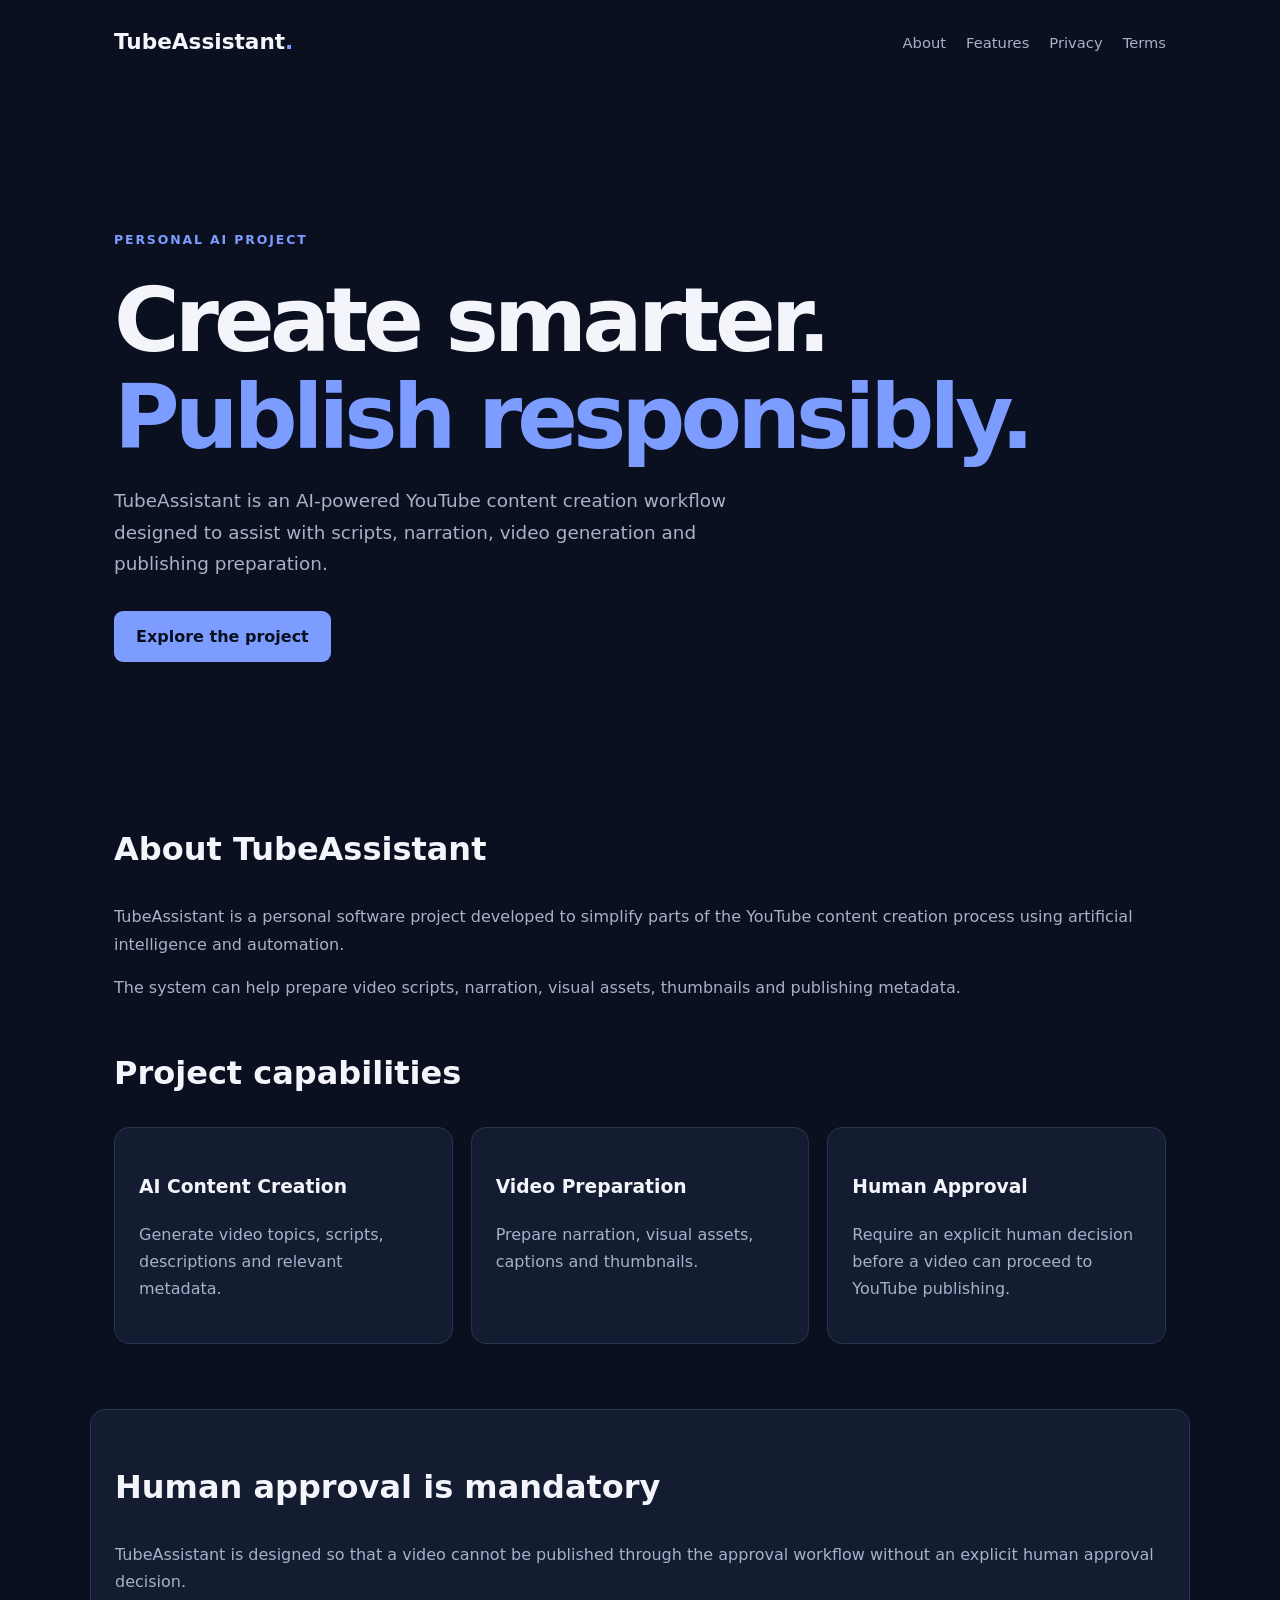
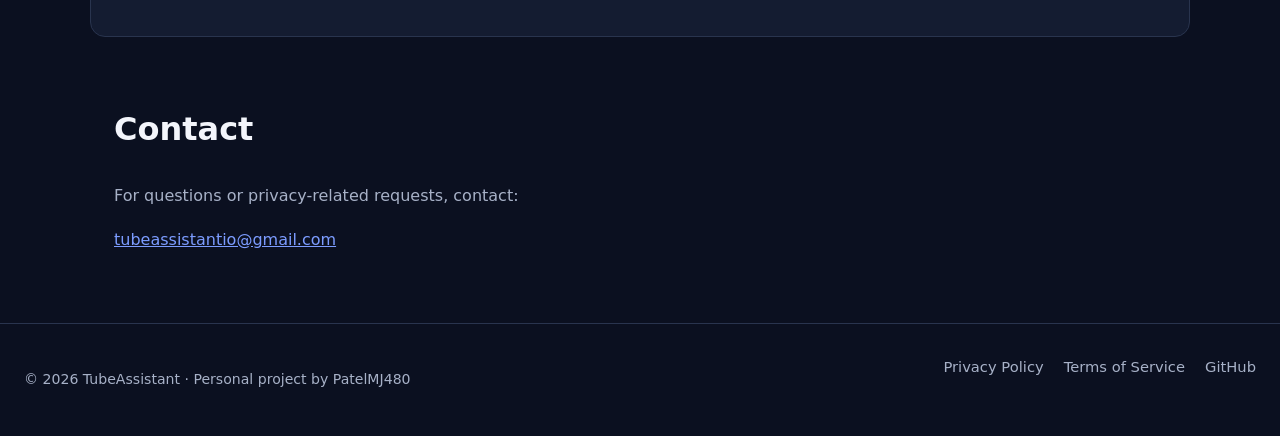
<file: index.html>
<!DOCTYPE html>
<html lang="en">
<head>
  <meta charset="UTF-8">
  <meta name="viewport" content="width=device-width, initial-scale=1">
  <meta name="description" content="TubeAssistant is a personal AI-powered YouTube content creation and automation project with mandatory human approval before publishing.">
  <title>TubeAssistant — AI-Powered YouTube Workflow</title>
  <link rel="stylesheet" href="style.css">
</head>
<body>
<header class="header">
  <a class="brand" href="index.html">TubeAssistant<span>.</span></a>
  <nav>
    <a href="#about">About</a>
    <a href="#features">Features</a>
    <a href="privacy.html">Privacy</a>
    <a href="terms.html">Terms</a>
  </nav>
</header>

<main>
  <section class="hero">
    <span class="eyebrow">PERSONAL AI PROJECT</span>
    <h1>Create smarter.<br><span>Publish responsibly.</span></h1>
    <p>TubeAssistant is an AI-powered YouTube content creation workflow designed to assist with scripts, narration, video generation and publishing preparation.</p>
    <a class="primary-button" href="#features">Explore the project</a>
  </section>

  <section id="about" class="section">
    <h2>About TubeAssistant</h2>
    <p>TubeAssistant is a personal software project developed to simplify parts of the YouTube content creation process using artificial intelligence and automation.</p>
    <p>The system can help prepare video scripts, narration, visual assets, thumbnails and publishing metadata.</p>
  </section>

  <section id="features" class="section">
    <h2>Project capabilities</h2>
    <div class="cards">
      <article class="card">
        <h3>AI Content Creation</h3>
        <p>Generate video topics, scripts, descriptions and relevant metadata.</p>
      </article>
      <article class="card">
        <h3>Video Preparation</h3>
        <p>Prepare narration, visual assets, captions and thumbnails.</p>
      </article>
      <article class="card">
        <h3>Human Approval</h3>
        <p>Require an explicit human decision before a video can proceed to YouTube publishing.</p>
      </article>
    </div>
  </section>

  <section class="notice">
    <h2>Human approval is mandatory</h2>
    <p>TubeAssistant is designed so that a video cannot be published through the approval workflow without an explicit human approval decision.</p>
  </section>

  <section class="section">
    <h2>Contact</h2>
    <p>For questions or privacy-related requests, contact:</p>
    <a href="mailto:tubeassistantio@gmail.com">tubeassistantio@gmail.com</a>
  </section>
</main>

<footer>
  <p>© 2026 TubeAssistant · Personal project by PatelMJ480</p>
  <div class="footer-links">
    <a href="privacy.html">Privacy Policy</a>
    <a href="terms.html">Terms of Service</a>
    <a href="https://github.com/PatelMJ480">GitHub</a>
  </div>
</footer>
</body>
</html>
</file>
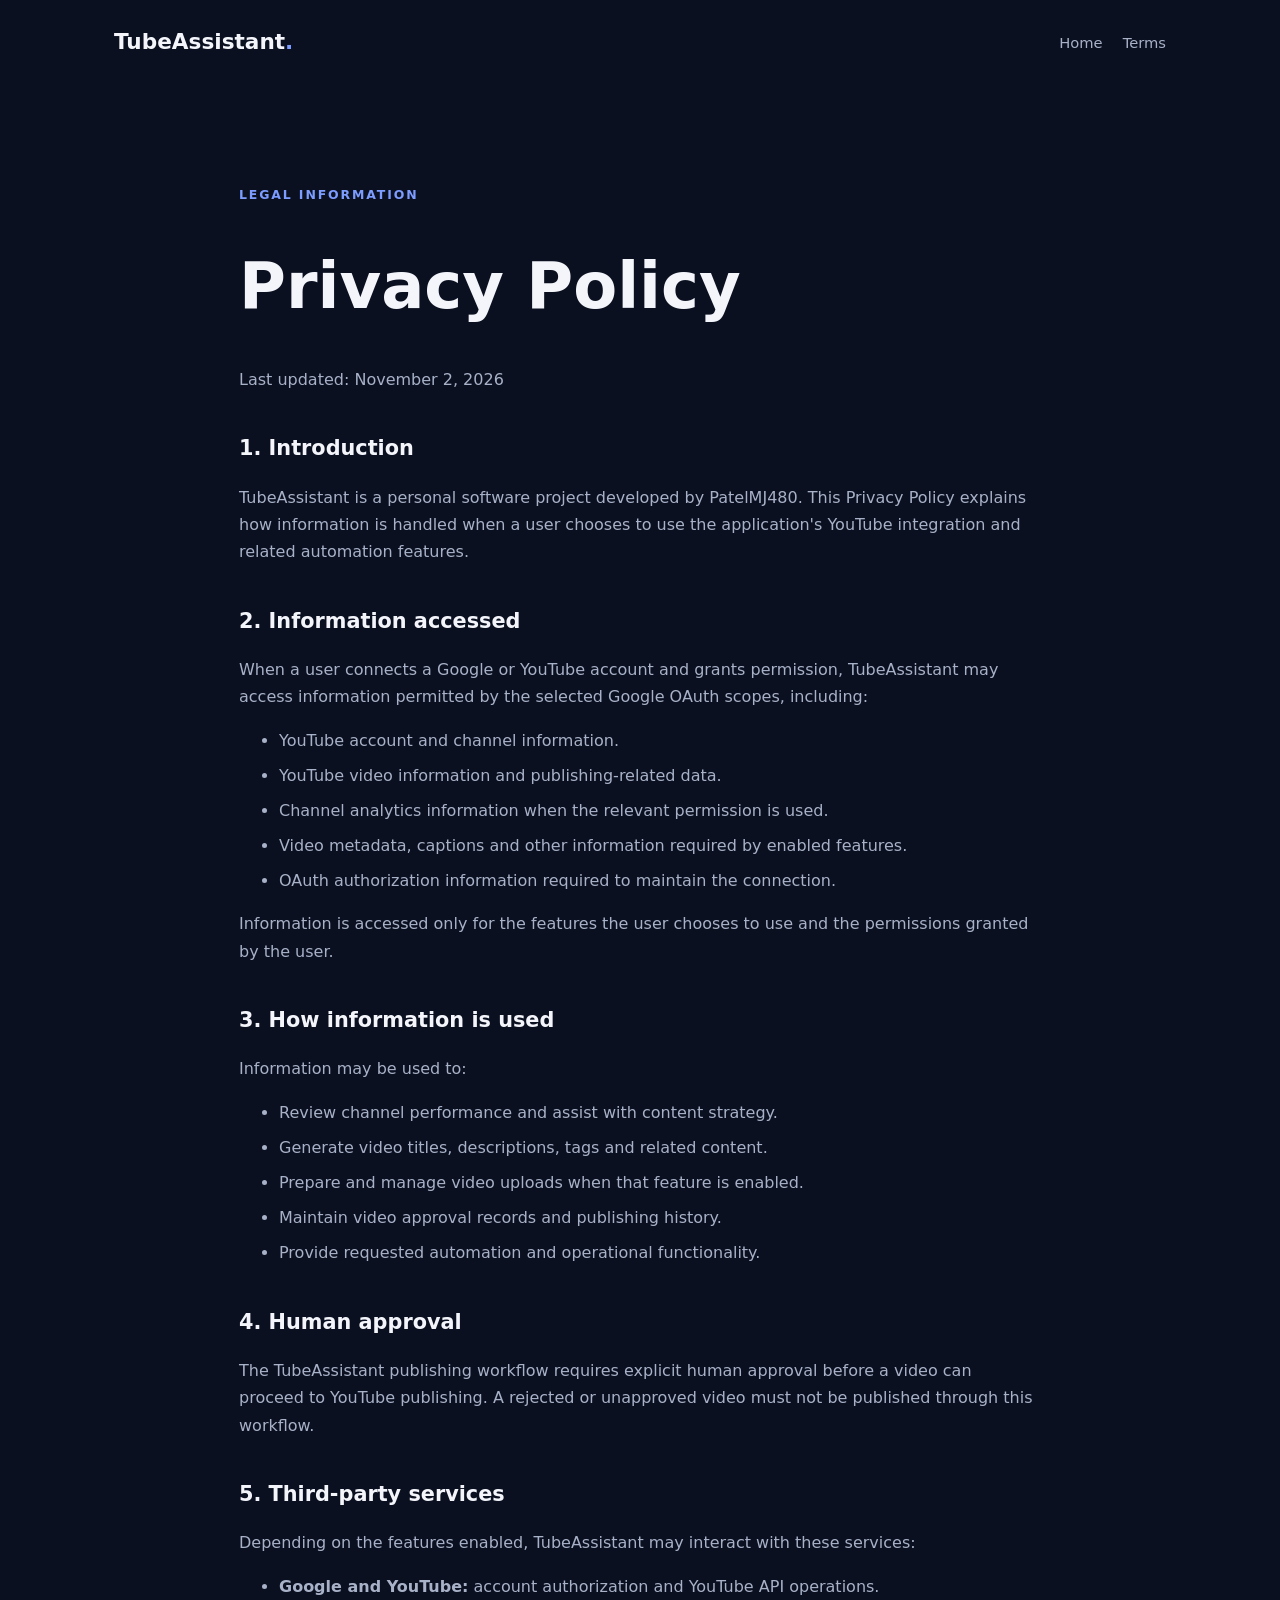
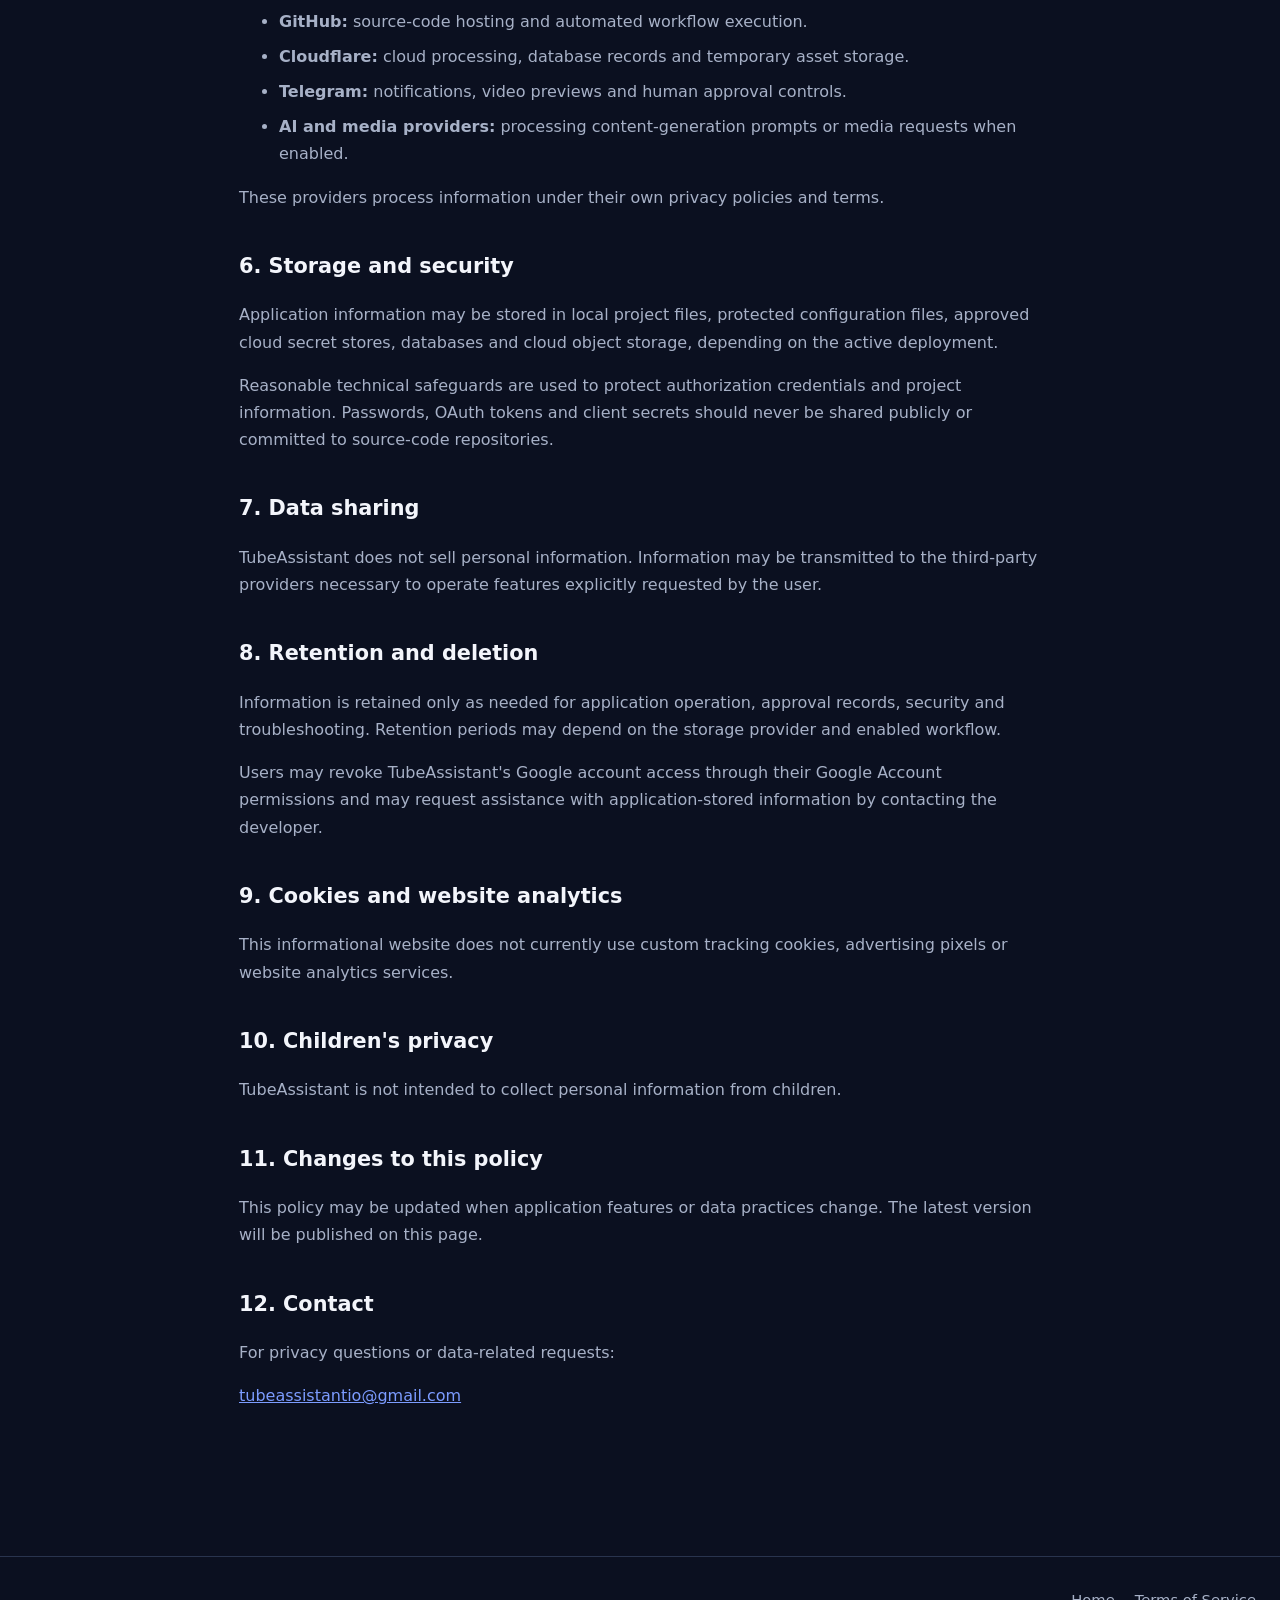
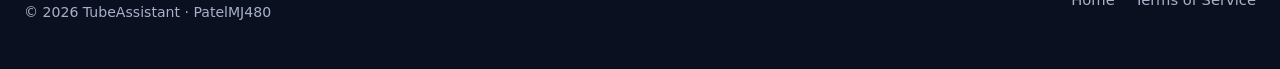
<file: privacy.html>
<!DOCTYPE html>
<html lang="en">
<head>
  <meta charset="UTF-8">
  <meta name="viewport" content="width=device-width, initial-scale=1">
  <meta name="description" content="TubeAssistant Privacy Policy explaining how connected YouTube data and project information are handled.">
  <title>Privacy Policy — TubeAssistant</title>
  <link rel="stylesheet" href="style.css">
</head>
<body>
<header class="header">
  <a class="brand" href="index.html">TubeAssistant<span>.</span></a>
  <nav>
    <a href="index.html">Home</a>
    <a href="terms.html">Terms</a>
  </nav>
</header>

<main class="document">
  <span class="eyebrow">LEGAL INFORMATION</span>
  <h1>Privacy Policy</h1>
  <p class="muted">Last updated: November 2, 2026</p>

  <h2>1. Introduction</h2>
  <p>TubeAssistant is a personal software project developed by PatelMJ480. This Privacy Policy explains how information is handled when a user chooses to use the application's YouTube integration and related automation features.</p>

  <h2>2. Information accessed</h2>
  <p>When a user connects a Google or YouTube account and grants permission, TubeAssistant may access information permitted by the selected Google OAuth scopes, including:</p>
  <ul>
    <li>YouTube account and channel information.</li>
    <li>YouTube video information and publishing-related data.</li>
    <li>Channel analytics information when the relevant permission is used.</li>
    <li>Video metadata, captions and other information required by enabled features.</li>
    <li>OAuth authorization information required to maintain the connection.</li>
  </ul>
  <p>Information is accessed only for the features the user chooses to use and the permissions granted by the user.</p>

  <h2>3. How information is used</h2>
  <p>Information may be used to:</p>
  <ul>
    <li>Review channel performance and assist with content strategy.</li>
    <li>Generate video titles, descriptions, tags and related content.</li>
    <li>Prepare and manage video uploads when that feature is enabled.</li>
    <li>Maintain video approval records and publishing history.</li>
    <li>Provide requested automation and operational functionality.</li>
  </ul>

  <h2>4. Human approval</h2>
  <p>The TubeAssistant publishing workflow requires explicit human approval before a video can proceed to YouTube publishing. A rejected or unapproved video must not be published through this workflow.</p>

  <h2>5. Third-party services</h2>
  <p>Depending on the features enabled, TubeAssistant may interact with these services:</p>
  <ul>
    <li><strong>Google and YouTube:</strong> account authorization and YouTube API operations.</li>
    <li><strong>GitHub:</strong> source-code hosting and automated workflow execution.</li>
    <li><strong>Cloudflare:</strong> cloud processing, database records and temporary asset storage.</li>
    <li><strong>Telegram:</strong> notifications, video previews and human approval controls.</li>
    <li><strong>AI and media providers:</strong> processing content-generation prompts or media requests when enabled.</li>
  </ul>
  <p>These providers process information under their own privacy policies and terms.</p>

  <h2>6. Storage and security</h2>
  <p>Application information may be stored in local project files, protected configuration files, approved cloud secret stores, databases and cloud object storage, depending on the active deployment.</p>
  <p>Reasonable technical safeguards are used to protect authorization credentials and project information. Passwords, OAuth tokens and client secrets should never be shared publicly or committed to source-code repositories.</p>

  <h2>7. Data sharing</h2>
  <p>TubeAssistant does not sell personal information. Information may be transmitted to the third-party providers necessary to operate features explicitly requested by the user.</p>

  <h2>8. Retention and deletion</h2>
  <p>Information is retained only as needed for application operation, approval records, security and troubleshooting. Retention periods may depend on the storage provider and enabled workflow.</p>
  <p>Users may revoke TubeAssistant's Google account access through their Google Account permissions and may request assistance with application-stored information by contacting the developer.</p>

  <h2>9. Cookies and website analytics</h2>
  <p>This informational website does not currently use custom tracking cookies, advertising pixels or website analytics services.</p>

  <h2>10. Children's privacy</h2>
  <p>TubeAssistant is not intended to collect personal information from children.</p>

  <h2>11. Changes to this policy</h2>
  <p>This policy may be updated when application features or data practices change. The latest version will be published on this page.</p>

  <h2>12. Contact</h2>
  <p>For privacy questions or data-related requests:</p>
  <p><a href="mailto:tubeassistantio@gmail.com">tubeassistantio@gmail.com</a></p>
</main>

<footer>
  <p>© 2026 TubeAssistant · PatelMJ480</p>
  <div class="footer-links">
    <a href="index.html">Home</a>
    <a href="terms.html">Terms of Service</a>
  </div>
</footer>
</body>
</html>
</file>
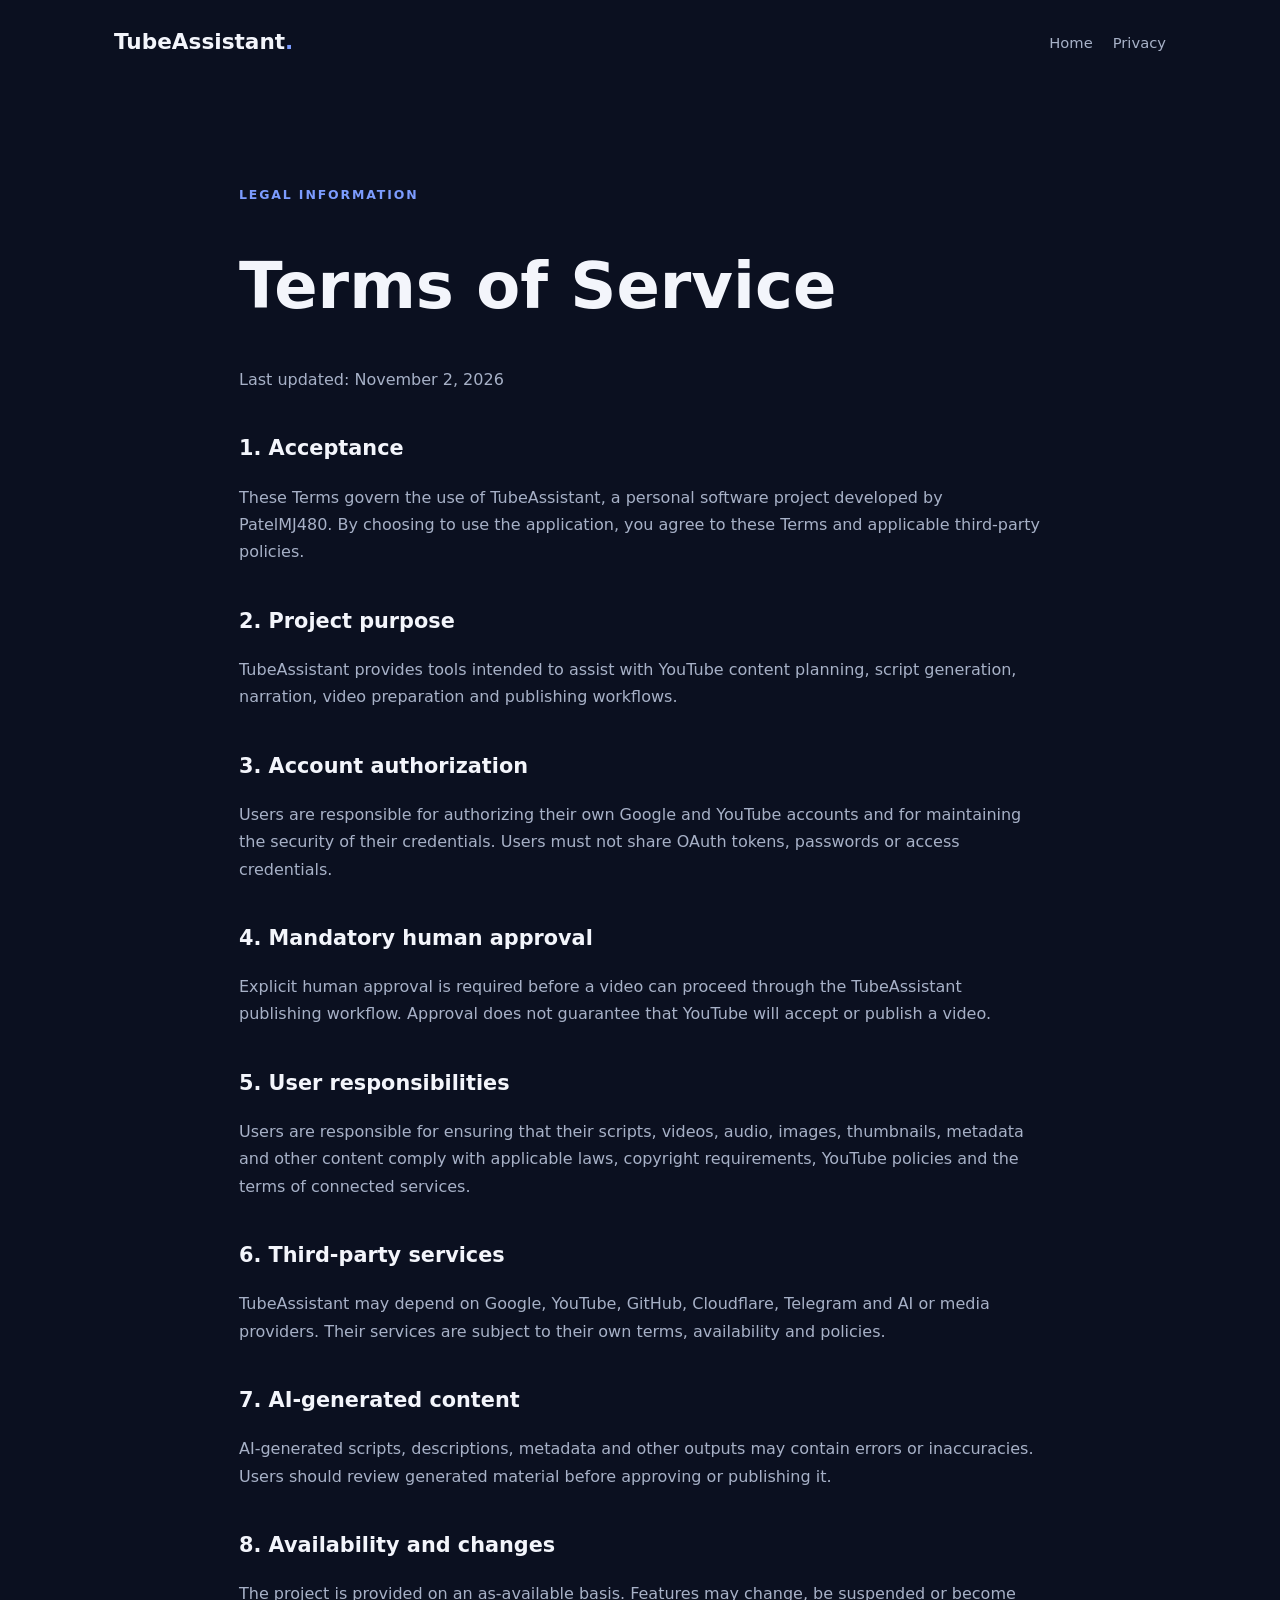
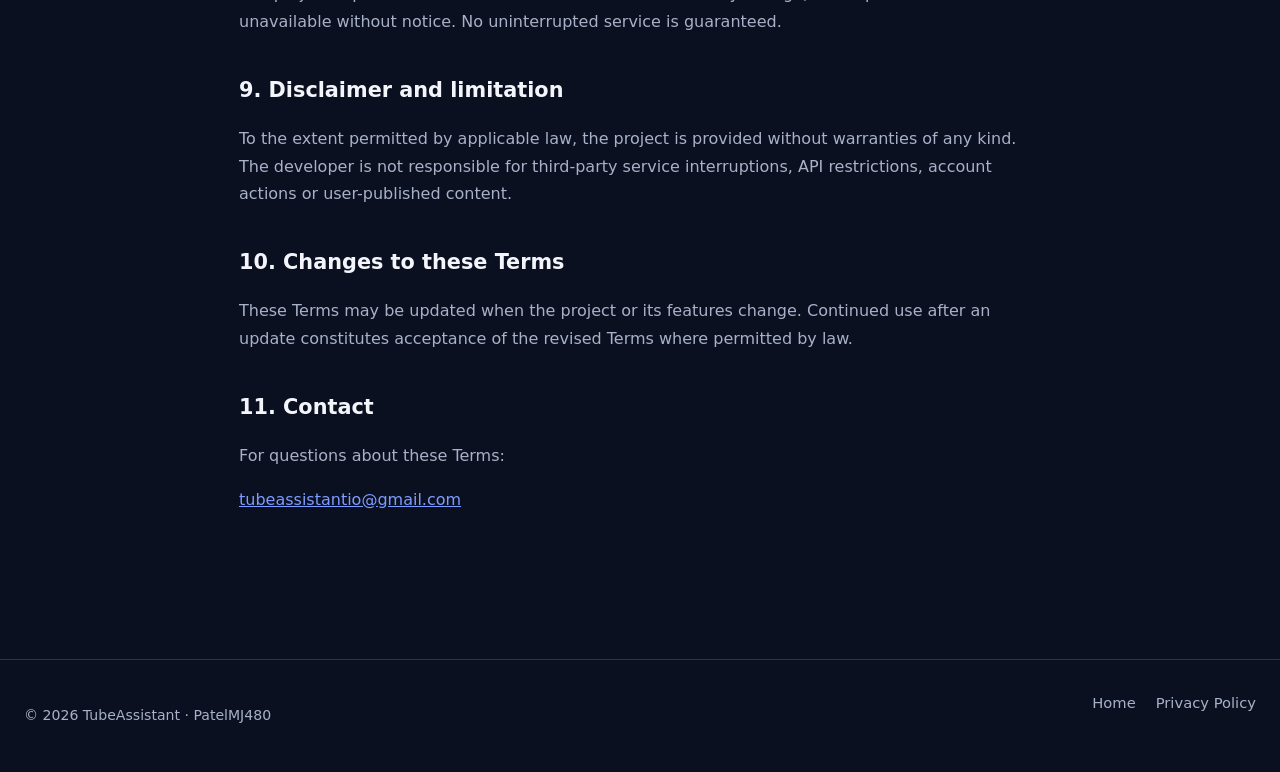
<file: terms.html>
<!DOCTYPE html>
<html lang="en">
<head>
  <meta charset="UTF-8">
  <meta name="viewport" content="width=device-width, initial-scale=1">
  <meta name="description" content="Terms of Service for the TubeAssistant personal software project.">
  <title>Terms of Service — TubeAssistant</title>
  <link rel="stylesheet" href="style.css">
</head>
<body>
<header class="header">
  <a class="brand" href="index.html">TubeAssistant<span>.</span></a>
  <nav>
    <a href="index.html">Home</a>
    <a href="privacy.html">Privacy</a>
  </nav>
</header>

<main class="document">
  <span class="eyebrow">LEGAL INFORMATION</span>
  <h1>Terms of Service</h1>
  <p class="muted">Last updated: November 2, 2026</p>

  <h2>1. Acceptance</h2>
  <p>These Terms govern the use of TubeAssistant, a personal software project developed by PatelMJ480. By choosing to use the application, you agree to these Terms and applicable third-party policies.</p>

  <h2>2. Project purpose</h2>
  <p>TubeAssistant provides tools intended to assist with YouTube content planning, script generation, narration, video preparation and publishing workflows.</p>

  <h2>3. Account authorization</h2>
  <p>Users are responsible for authorizing their own Google and YouTube accounts and for maintaining the security of their credentials. Users must not share OAuth tokens, passwords or access credentials.</p>

  <h2>4. Mandatory human approval</h2>
  <p>Explicit human approval is required before a video can proceed through the TubeAssistant publishing workflow. Approval does not guarantee that YouTube will accept or publish a video.</p>

  <h2>5. User responsibilities</h2>
  <p>Users are responsible for ensuring that their scripts, videos, audio, images, thumbnails, metadata and other content comply with applicable laws, copyright requirements, YouTube policies and the terms of connected services.</p>

  <h2>6. Third-party services</h2>
  <p>TubeAssistant may depend on Google, YouTube, GitHub, Cloudflare, Telegram and AI or media providers. Their services are subject to their own terms, availability and policies.</p>

  <h2>7. AI-generated content</h2>
  <p>AI-generated scripts, descriptions, metadata and other outputs may contain errors or inaccuracies. Users should review generated material before approving or publishing it.</p>

  <h2>8. Availability and changes</h2>
  <p>The project is provided on an as-available basis. Features may change, be suspended or become unavailable without notice. No uninterrupted service is guaranteed.</p>

  <h2>9. Disclaimer and limitation</h2>
  <p>To the extent permitted by applicable law, the project is provided without warranties of any kind. The developer is not responsible for third-party service interruptions, API restrictions, account actions or user-published content.</p>

  <h2>10. Changes to these Terms</h2>
  <p>These Terms may be updated when the project or its features change. Continued use after an update constitutes acceptance of the revised Terms where permitted by law.</p>

  <h2>11. Contact</h2>
  <p>For questions about these Terms:</p>
  <p><a href="mailto:tubeassistantio@gmail.com">tubeassistantio@gmail.com</a></p>
</main>

<footer>
  <p>© 2026 TubeAssistant · PatelMJ480</p>
  <div class="footer-links">
    <a href="index.html">Home</a>
    <a href="privacy.html">Privacy Policy</a>
  </div>
</footer>
</body>
</html>
</file>
<file: style.css>
:root {
  color-scheme: dark;
  --bg: #0b1020;
  --panel: #141c31;
  --text: #f3f5fb;
  --muted: #a7b1c7;
  --accent: #7c9cff;
  --border: #29344e;
}
* { box-sizing: border-box; }
html { scroll-behavior: smooth; }
body {
  margin: 0;
  background: var(--bg);
  color: var(--text);
  font-family: Inter, ui-sans-serif, system-ui, -apple-system, "Segoe UI", sans-serif;
  line-height: 1.7;
}
a { color: var(--accent); }
.header {
  max-width: 1100px;
  margin: auto;
  padding: 24px;
  display: flex;
  justify-content: space-between;
  align-items: center;
  gap: 20px;
}
.brand {
  color: var(--text);
  font-size: 1.35rem;
  font-weight: 800;
  text-decoration: none;
}
.brand span { color: var(--accent); }
nav, .footer-links {
  display: flex;
  flex-wrap: wrap;
  gap: 20px;
}
nav a, .footer-links a {
  color: var(--muted);
  text-decoration: none;
  font-size: .92rem;
}
nav a:hover, .footer-links a:hover { color: white; }
.hero {
  max-width: 1100px;
  margin: 70px auto 90px;
  padding: 70px 24px;
}
.eyebrow {
  color: var(--accent);
  font-size: .78rem;
  font-weight: 800;
  letter-spacing: .15em;
}
.hero h1 {
  font-size: clamp(2.8rem, 7vw, 5.6rem);
  line-height: 1.08;
  letter-spacing: -.055em;
  margin: 20px 0;
}
.hero h1 span { color: var(--accent); }
.hero p {
  max-width: 680px;
  color: var(--muted);
  font-size: 1.15rem;
  margin-bottom: 32px;
}
.primary-button {
  display: inline-block;
  padding: 12px 22px;
  border-radius: 9px;
  background: var(--accent);
  color: #081020;
  font-weight: 800;
  text-decoration: none;
}
.section, .notice, .document {
  max-width: 1100px;
  margin: 45px auto;
  padding: 0 24px;
}
.section h2, .notice h2 { font-size: 2rem; }
.section p, .document p, .notice p { color: var(--muted); }
.cards {
  display: grid;
  grid-template-columns: repeat(3, 1fr);
  gap: 18px;
}
.card, .notice {
  background: var(--panel);
  border: 1px solid var(--border);
  border-radius: 15px;
  padding: 24px;
}
.card p { color: var(--muted); }
.notice { margin-top: 65px; margin-bottom: 65px; }
.document { max-width: 850px; padding-top: 50px; padding-bottom: 60px; }
.document h1 { font-size: clamp(2.4rem, 6vw, 4rem); line-height: 1.15; }
.document h2 { margin-top: 38px; font-size: 1.3rem; }
.document li { color: var(--muted); margin: 8px 0; }
.muted { color: var(--muted); }
footer {
  border-top: 1px solid var(--border);
  margin-top: 70px;
  padding: 30px 24px;
  display: flex;
  justify-content: space-between;
  gap: 20px;
  flex-wrap: wrap;
  color: var(--muted);
  font-size: .88rem;
}
@media (max-width: 700px) {
  .header { flex-direction: column; align-items: flex-start; }
  .hero { margin: 30px auto 55px; padding-top: 45px; }
  .cards { grid-template-columns: 1fr; }
  footer { flex-direction: column; }
}
</file>
